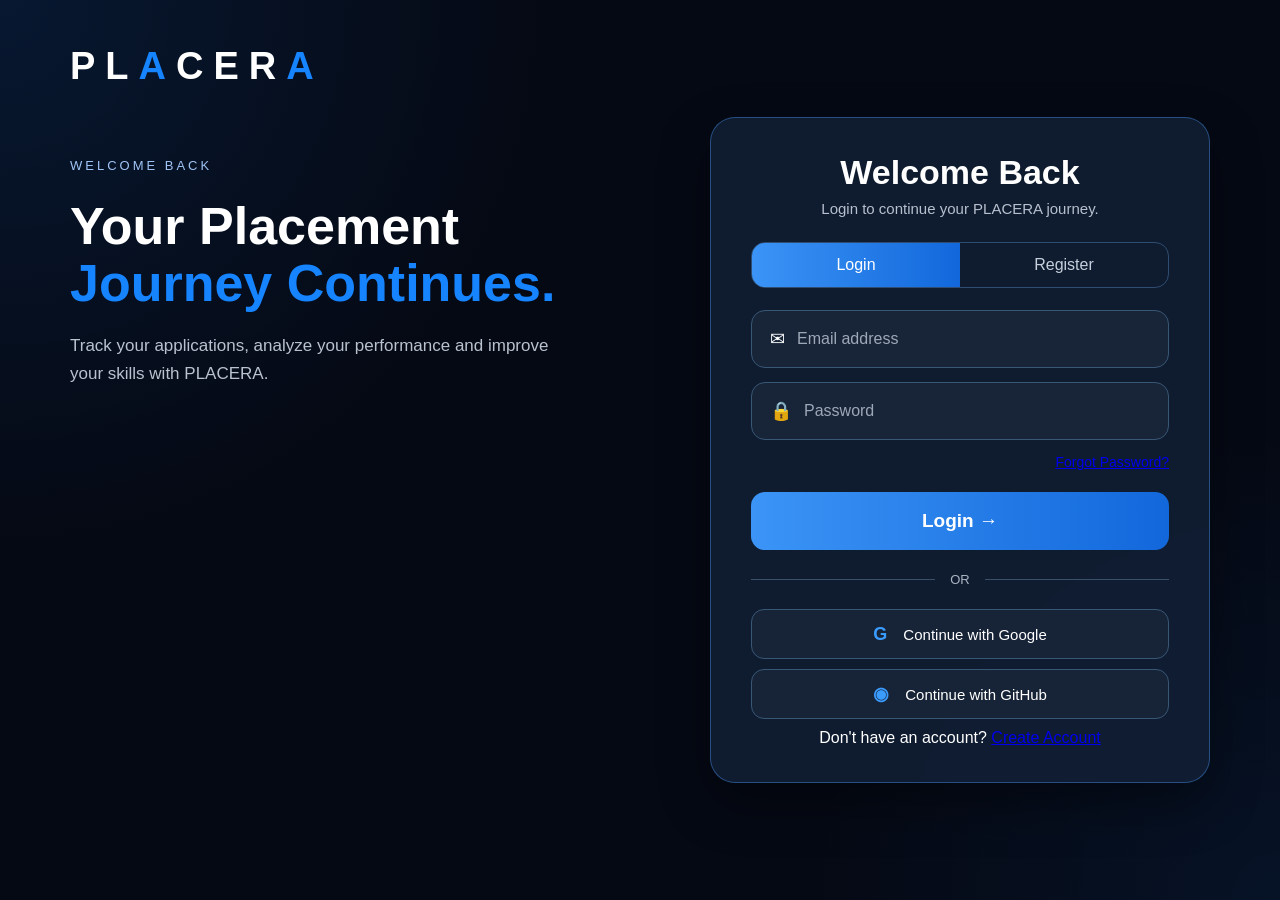
<file: frontend/login.html>
<!DOCTYPE html>
<html lang="en">

<head>
    <meta charset="UTF-8">
    <meta name="viewport" content="width=device-width, initial-scale=1.0">

    <title>PLACERA | Login</title>

    <link rel="stylesheet" href="login.css">
</head>

<body>

    <main class="login-page">

        <!-- LEFT SECTION -->

        <section class="left-section">

            <a href="index.html" class="logo">
                PL<span>A</span>CER<span>A</span>
            </a>

            <div class="left-content">

                <p class="small-heading">
                    WELCOME BACK
                </p>

                <h1>
                    Your Placement<br>
                    <span>Journey Continues.</span>
                </h1>

                <p class="description">
                    Track your applications, analyze your performance
                    and improve your skills with PLACERA.
                </p>

            </div>

        </section>


        <!-- RIGHT SECTION -->

        <section class="right-section">

            <div class="login-card">

                <h2>Welcome Back</h2>

                <p class="subtitle">
                    Login to continue your PLACERA journey.
                </p>


                <!-- TABS -->

                <div class="tabs">

                    <a href="login.html" class="tab active">
                        Login
                    </a>

                    <a href="register.html" class="tab">
                        Register
                    </a>

                </div>


                <!-- LOGIN FORM -->

                <form id="loginForm">

                    <!-- EMAIL -->

                    <div class="input-box">

                        <span class="input-icon">
                            ✉
                        </span>

                        <input
                            type="email"
                            id="email"
                            name="email"
                            placeholder="Email address"
                            required
                        >

                    </div>


                    <!-- PASSWORD -->

                    <div class="input-box">

                        <span class="input-icon">
                            🔒
                        </span>

                        <input
                            type="password"
                            id="password"
                            name="password"
                            placeholder="Password"
                            required
                        >

                    </div>


                    <!-- FORGOT PASSWORD -->

                    <div class="forgot-password">

                        <a href="#">
                            Forgot Password?
                        </a>

                    </div>


                    <!-- MESSAGE -->

                    <p
                        id="loginMessage"
                        style="
                            display:none;
                            margin:10px 0;
                            font-size:14px;
                        "
                    ></p>


                    <!-- LOGIN BUTTON -->

                    <button
                        type="submit"
                        class="login-btn"
                        id="loginButton"
                    >
                        Login →
                    </button>


                    <!-- DIVIDER -->

                    <div class="divider">

                        <span></span>

                        <p>OR</p>

                        <span></span>

                    </div>


                    <!-- GOOGLE -->

                    <button
                        type="button"
                        class="social-btn"
                    >
                        <strong>G</strong>
                        Continue with Google
                    </button>


                    <!-- GITHUB -->

                    <button
                        type="button"
                        class="social-btn"
                    >
                        <strong>◉</strong>
                        Continue with GitHub
                    </button>

                </form>


                <!-- REGISTER -->

                <p class="register-text">

                    Don't have an account?

                    <a href="register.html">
                        Create Account
                    </a>

                </p>

            </div>

        </section>

    </main>


    <script src="login.js"></script>

</body>

</html>
</file>
<file: frontend/login.css>
/* =========================
   RESET
========================= */

* {
    margin: 0;
    padding: 0;
    box-sizing: border-box;
}


/* =========================
   BODY
========================= */

body {
    font-family: "Poppins", sans-serif;
    background-color: #050914;
    color: white;
    overflow-x: hidden;
}


/* =========================
   MAIN LOGIN PAGE
========================= */

.login-page {
    min-height: 100vh;
    display: flex;

    background:
        radial-gradient(
            circle at top left,
            rgba(22, 131, 255, 0.12),
            transparent 35%
        ),
        radial-gradient(
            circle at bottom right,
            rgba(22, 131, 255, 0.08),
            transparent 30%
        ),
        #050914;
}


/* =========================
   LEFT SECTION
========================= */

.left-section {
    width: 50%;
    min-height: 100vh;
    padding: 45px 70px;

    display: flex;
    flex-direction: column;

    overflow: hidden;
}


/* =========================
   LOGO
========================= */

.logo {
    text-decoration: none;
    color: white;

    font-size: 38px;
    font-weight: 700;

    letter-spacing: 10px;
}


.logo span {
    color: #1683ff;
}


/* =========================
   LEFT CONTENT
========================= */

.left-content {
    margin-top: 70px;
}


.small-heading {
    color: #9fc4f5;

    font-size: 13px;
    letter-spacing: 3px;

    margin-bottom: 25px;
}


/* Heading */

.left-content h1 {
    font-size: 52px;
    line-height: 1.1;

    margin-bottom: 20px;
}


.left-content h1 span {
    color: #1683ff;
}


/* Description */

.description {
    max-width: 500px;

    color: #b9c2cf;

    font-size: 17px;
    line-height: 1.6;

    margin-bottom: 35px;
}


/* =========================
   FEATURES
========================= */

.features {
    display: flex;
    flex-direction: column;

    gap: 18px;
}


.feature {
    display: flex;
    align-items: center;

    gap: 15px;
}


/* Feature Icon */

.feature-icon {
    width: 52px;
    height: 52px;

    display: flex;
    justify-content: center;
    align-items: center;

    border-radius: 50%;

    background-color: rgba(22, 131, 255, 0.12);

    border: 1px solid rgba(22, 131, 255, 0.25);

    font-size: 24px;
}


.feature h3 {
    font-size: 17px;
    margin-bottom: 2px;
}


.feature p {
    color: #9faaba;
    font-size: 14px;
}


/* =========================
   RIGHT SECTION
========================= */

.right-section {
    width: 50%;
    min-height: 100vh;

    display: flex;
    justify-content: center;
    align-items: center;

    padding: 30px;
}


/* =========================
   LOGIN CARD
========================= */

.login-card {
    width: 100%;
    max-width: 500px;

    padding: 35px 40px;

    border-radius: 25px;

    background-color: rgba(16, 30, 50, 0.96);

    border: 1px solid rgba(77, 155, 255, 0.4);

    box-shadow:
        0 20px 50px rgba(0, 0, 0, 0.4);

    text-align: center;
}


/* Title */

.login-card h2 {
    font-size: 34px;
    margin-bottom: 8px;
}


.subtitle {
    color: #b7c0ce;

    margin-bottom: 25px;

    font-size: 15px;
}


/* =========================
   TABS
========================= */

.tabs {
    display: flex;

    overflow: hidden;

    border: 1px solid #2e4d70;

    border-radius: 14px;

    margin-bottom: 22px;
}


/* Tab is now an anchor */

.tab {
    width: 50%;

    padding: 13px;

    display: block;

    text-decoration: none;

    background: transparent;

    color: #c6cfdb;

    font-size: 16px;

    cursor: pointer;

    text-align: center;

    transition: 0.3s;
}


.tab:hover {
    background-color: rgba(22, 131, 255, 0.08);
}


.tab.active {
    background: linear-gradient(
        90deg,
        #3b94f6,
        #1268db
    );

    color: white;
}


/* =========================
   INPUT BOX
========================= */

.input-box {
    width: 100%;
    height: 58px;

    display: flex;
    align-items: center;

    padding: 0 18px;

    margin-bottom: 14px;

    border: 1px solid #385775;

    border-radius: 14px;

    background-color: rgba(255, 255, 255, 0.04);
}


.input-icon {
    margin-right: 12px;
    font-size: 18px;
}


.input-box input {
    width: 100%;
    height: 100%;

    border: none;
    outline: none;

    background: transparent;

    color: white;

    font-size: 16px;
}


.input-box input::placeholder {
    color: #9da8b8;
}


/* =========================
   FORGOT PASSWORD
========================= */

.forgot-password {
    display: block;

    text-align: right;

    color: #4ca3ff;

    text-decoration: none;

    font-size: 14px;

    margin-bottom: 22px;
}


.forgot-password:hover {
    text-decoration: underline;
}


/* =========================
   LOGIN BUTTON
========================= */

.login-btn {
    width: 100%;
    height: 58px;

    border: none;

    border-radius: 14px;

    background: linear-gradient(
        90deg,
        #3b94f6,
        #1268db
    );

    color: white;

    font-size: 19px;
    font-weight: 600;

    cursor: pointer;

    transition: 0.3s;
}


.login-btn:hover {
    transform: translateY(-2px);

    box-shadow:
        0 10px 25px rgba(22, 131, 255, 0.35);
}


/* =========================
   DIVIDER
========================= */

.divider {
    display: flex;
    align-items: center;

    gap: 15px;

    margin: 22px 0;
}


.divider span {
    flex: 1;

    height: 1px;

    background-color: #38506a;
}


.divider p {
    color: #aab4c2;

    font-size: 13px;
}


/* =========================
   SOCIAL BUTTONS
========================= */

.social-btn {
    width: 100%;
    height: 50px;

    margin-bottom: 10px;

    border: 1px solid #385775;

    border-radius: 13px;

    background-color: rgba(255, 255, 255, 0.03);

    color: white;

    font-size: 15px;

    cursor: pointer;

    transition: 0.3s;
}


.social-btn:hover {
    background-color: rgba(22, 131, 255, 0.1);
}


.social-btn strong {
    margin-right: 12px;

    color: #3a9cff;

    font-size: 18px;
}


/* =========================
   SIGNUP TEXT
========================= */

.signup-text {
    margin-top: 15px;

    color: #b5bdc8;

    font-size: 14px;
}


.signup-text a {
    color: #4ca3ff;

    text-decoration: none;

    font-weight: 600;
}


.signup-text a:hover {
    text-decoration: underline;
}


/* =========================
   MOBILE RESPONSIVE
========================= */

@media (max-width: 768px) {

    .login-page {
        display: block;
        min-height: 100vh;
    }


    .left-section {
        display: none;
    }


    .right-section {
        width: 100%;

        min-height: 100vh;

        padding: 25px 15px;

        display: flex;

        align-items: center;
        justify-content: center;
    }


    .login-card {
        max-width: 450px;

        padding: 30px 22px;

        border-radius: 22px;
    }


    .login-card h2 {
        font-size: 30px;
    }

}


/* =========================
   SMALL MOBILE
========================= */

@media (max-width: 400px) {

    .right-section {
        padding: 15px 10px;
    }


    .login-card {
        padding: 25px 16px;
    }


    .login-card h2 {
        font-size: 26px;
    }


    .input-box {
        height: 52px;
    }


    .login-btn {
        height: 52px;
    }

}
</file>
